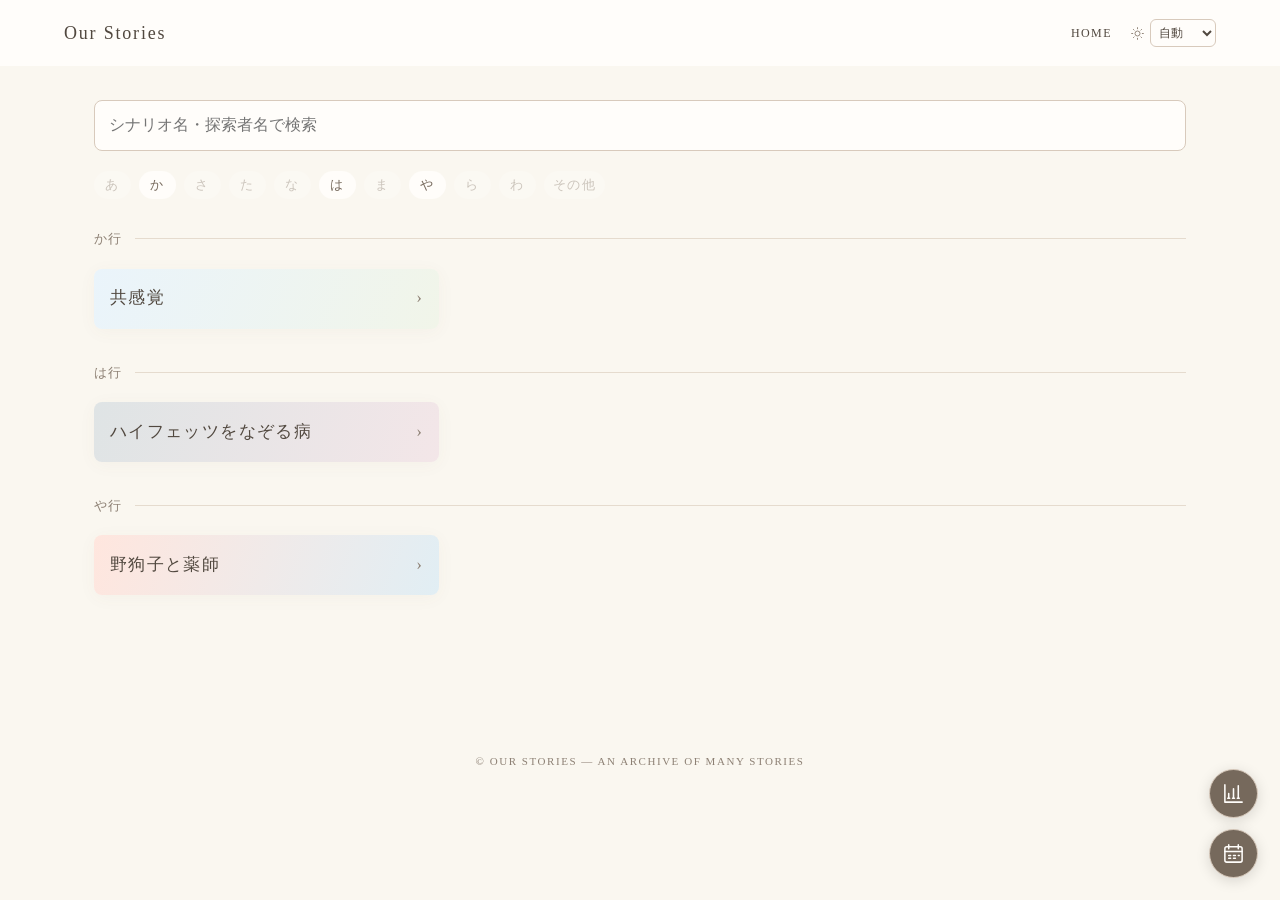
<file: index.html>
<!doctype html><html lang="ja"><head><meta charset="utf-8"><meta name="viewport" content="width=device-width,initial-scale=1"><title>Our Stories</title><meta name="description" content="ふたりが歩んだ物語の記録。"><meta property="og:type" content="website"><meta property="og:site_name" content="Our Stories"><meta property="og:title" content="Our Stories"><meta property="og:description" content="ふたりが歩んだ物語の記録。"><meta property="og:url" content="https://our-stories.pages.dev/"><meta property="og:image" content="https://our-stories.pages.dev/ogp.png"><meta property="og:image:width" content="1200"><meta property="og:image:height" content="630"><meta name="twitter:card" content="summary_large_image"><meta name="twitter:title" content="Our Stories"><meta name="twitter:description" content="ふたりが歩んだ物語の記録。"><meta name="twitter:image" content="https://our-stories.pages.dev/ogp.png"><style>
:root{--bg:#faf7f0;--paper:#fffdfa;--ink:#51483f;--muted:#8d8074;--line:#d8cabc;--dark:#76695c}*{box-sizing:border-box}body{margin:0;background:var(--bg);color:var(--ink);font-family:'Yu Mincho','Hiragino Mincho ProN','Noto Serif JP',serif;line-height:1.8}a{color:inherit;text-decoration:none}button{font:inherit;cursor:pointer;color:inherit}header{border-bottom:0;padding:17px max(24px,5vw);display:flex;align-items:center;justify-content:space-between;background:var(--paper)}.brand{font-size:18px;letter-spacing:.1em}nav{font:12px Georgia,serif;letter-spacing:.12em}main{max-width:1140px;margin:auto;padding:34px 24px 100px}.collection{display:flex;align-items:center;justify-content:space-between;border-bottom:0;margin-bottom:27px;padding-bottom:12px;font:12px Georgia,serif;letter-spacing:.16em}.collection small{color:var(--muted);font:11px sans-serif;letter-spacing:0}.cards{display:grid;grid-template-columns:repeat(3,minmax(0,1fr));gap:28px}.card{display:block;border:0;border-radius:10px;padding:12px 12px 18px;background:var(--paper);box-shadow:0 3px 18px #6d58420b;transition:transform .2s,box-shadow .2s}.card:hover,.person:hover{transform:translateY(-4px);box-shadow:0 12px 26px #53402c12}.card-image{border:0;border-radius:6px;aspect-ratio:1.48;display:grid;place-items:center;overflow:hidden;background:#eee6db}.card-image img{width:100%;height:100%;object-fit:cover}.placeholder-image{width:100%;height:100%;display:grid;place-items:center;background:linear-gradient(135deg,#eee4d7,#d8c8b7);font-size:13px;letter-spacing:.14em;color:#78695b}.placeholder-image.blue{background:linear-gradient(135deg,#e3e8e4,#b9c7c6)}.placeholder-image.rose{background:linear-gradient(135deg,#f2e7e4,#d6b9b2)}.card-name{padding:18px 8px 0;font-size:17px;letter-spacing:.08em}.card-meta{padding:3px 8px 0;color:var(--muted);font-size:12px}.back{display:inline-block;color:var(--muted);font-size:13px;margin:0 0 28px}.page-title{text-align:center;margin:12px 0 46px}.page-title h1{font-weight:400;font-size:clamp(26px,4vw,40px);margin:7px 0}.eyebrow{font:11px Georgia,serif;letter-spacing:.24em;color:var(--muted)}.page-title p{color:var(--muted);font-size:13px}.people{display:grid;grid-template-columns:repeat(2,minmax(0,1fr));gap:26px;max-width:850px;margin:auto}.person{text-align:center;transition:transform .2s,box-shadow .2s}.portrait{height:430px;background:#e8ded1;position:relative;display:grid;place-items:center;overflow:hidden}.portrait.alt{background:#dfe2df}.portrait img{height:100%;width:100%;object-fit:contain}.portrait-placeholder{font-size:14px;color:#958575;letter-spacing:.13em}.person h2{font-size:20px;font-weight:400;margin:13px 0 0}.person p{font-size:12px;color:var(--muted);margin:0}.gallery{margin-top:90px}.section-title{border-bottom:1px solid var(--line);padding-bottom:12px;font:13px Georgia,serif;letter-spacing:.16em;margin-bottom:22px}.stills{display:grid;grid-template-columns:repeat(3,1fr);gap:17px}.still{border:0;padding:0;text-align:left;background:transparent}.still-thumb{aspect-ratio:4/3;display:grid;place-items:center;background:#e4d7c8;color:#8c7b6b;font-size:14px;overflow:hidden}.still-thumb img{width:100%;height:100%;object-fit:cover}.still small{display:block;margin-top:7px;color:var(--muted)}.spoiler{border:1px solid var(--line);padding:22px;margin-top:35px;background:var(--paper)}.spoiler button{border:1px solid var(--dark);background:transparent;padding:7px 18px}.spoiler-body{margin-top:15px;font-size:13px}.hidden{display:none!important}.profile{display:grid;grid-template-columns:1fr 1fr;gap:45px;align-items:start}.profile .portrait{height:560px}.details{background:var(--paper);padding:28px}.details h1{font-weight:400;font-size:30px;margin:10px 0 20px}.details dl{display:grid;grid-template-columns:80px 1fr;gap:13px;font-size:14px}.details dt{color:var(--muted);font:11px Georgia,serif;letter-spacing:.07em;align-self:baseline;padding-top:3px}.details dd{margin:0;border-bottom:1px solid var(--line)}.details p{font-size:14px}dialog{border:0;padding:22px;background:var(--paper);max-width:min(90vw,780px);width:100%;color:var(--ink)}dialog::backdrop{background:#27221ed1}.close{float:right;border:0;background:transparent;font-size:24px}.dialog-art{clear:both;min-height:240px;display:grid;place-items:center;background:#e4d7c8}.dialog-art img{max-width:100%;max-height:75vh;object-fit:contain}footer{text-align:center;border-top:0;padding:28px;color:var(--muted);font:11px Georgia,serif;letter-spacing:.14em}@media(max-width:750px){.cards{grid-template-columns:repeat(2,minmax(0,1fr));gap:16px}.card{padding:9px}.card-name{font-size:14px;padding-top:11px}.card-meta{font-size:11px}.portrait{height:300px}.stills{grid-template-columns:repeat(2,1fr)}.profile{grid-template-columns:1fr;gap:25px}.profile .portrait{height:400px}}@media(max-width:430px){main{padding:24px 15px 70px}.cards{gap:12px}.card{padding:7px}.card-name{font-size:13px}.card-meta{font-size:10px}.people{gap:12px}.portrait{height:230px}.person h2{font-size:16px}.collection small{display:none}}

/* うちよそごとの通過シナリオ記録 */
.session-records{margin-top:64px}.session-records .section-title{font-weight:400}.session-records .records-wrap{box-shadow:0 3px 18px #6d584209}@media(max-width:600px){.session-records{margin-top:48px}}
.records-intro{font-size:12px;color:var(--muted);margin:8px 0 16px}
.records-wrap{overflow-x:auto;margin-top:17px;border-radius:8px;background:#fffdfa}
.records-table{width:100%;border-collapse:collapse;font-size:13px;min-width:560px;text-align:left}
.records-table th{font-weight:400;color:var(--muted);background:#f2ece3;font-size:12px;letter-spacing:.06em}
.records-table th,.records-table td{padding:13px 15px;border-bottom:1px solid #e9e0d5;vertical-align:top}
.records-table tbody tr:last-child td{border-bottom:0}
.records-table td:first-child{white-space:nowrap;color:var(--muted)}
.records-empty{padding:12px 0;color:var(--muted);font-size:13px}
@media(max-width:600px){.spoiler{padding:17px}.records-table{font-size:12px}}
/* 五十音の索引と行ごとの区切り */
.kana-index{display:flex;flex-wrap:wrap;gap:8px;margin:0 0 42px;align-items:center}
.kana-index a,.kana-index span{min-width:37px;padding:5px 9px;text-align:center;border-radius:20px;font-size:13px;background:#fffdfa;color:var(--dark);transition:background .2s,transform .2s}
.kana-index a:hover{background:#e8dccb;transform:translateY(-2px)}
.kana-index span{opacity:.35}
.kana-section{margin-bottom:54px;scroll-margin-top:20px}
.kana-heading{display:flex;align-items:center;gap:12px;margin:0 0 18px;font-weight:400;font-size:13px;letter-spacing:.10em;color:var(--muted)}
.kana-heading:after{content:"";height:1px;background:#e5dbce;flex:1}
html{scroll-behavior:smooth}
@media(prefers-reduced-motion:reduce){html{scroll-behavior:auto}}
/* ページ切替：やわらかな横スライド＋フェード */
@keyframes page-enter{from{opacity:0;transform:translate3d(22px,0,0)}to{opacity:1;transform:translate3d(0,0,0)}}
@keyframes page-exit{from{opacity:1;transform:translate3d(0,0,0)}to{opacity:0;transform:translate3d(-16px,0,0)}}
#app{min-height:50vh}#app.page-enter{animation:page-enter .42s cubic-bezier(.22,1,.36,1) both}
#app.page-exit{animation:page-exit .17s ease-in both;pointer-events:none}
.card,.person,.still{transition:transform .32s cubic-bezier(.22,1,.36,1),box-shadow .32s ease,opacity .25s ease}
.card:active,.person:active{transform:scale(.985)}
@media(prefers-reduced-motion:reduce){#app.page-enter,#app.page-exit{animation:none!important}.card,.person,.still{transition:none!important}}
/* スチル一覧：ゆっくり流れるシームレスなループ。ホバー・フォーカスで一時停止 */
.stills-viewport{overflow:hidden;position:relative;mask-image:linear-gradient(to right,transparent,#000 3%,#000 97%,transparent)}
.stills{display:flex;gap:17px;width:max-content;max-width:none;align-items:flex-start}
.still{flex:0 0 clamp(190px,26vw,315px);width:clamp(190px,26vw,315px);border-radius:8px;overflow:hidden;transition:transform .3s ease,opacity .3s ease}
.still:hover{transform:translateY(-3px)}
.still-thumb{border-radius:7px;transition:filter .35s ease,transform .35s ease}
.still:hover .still-thumb{filter:brightness(1.04)}
.stills-loop{animation:stills-drift var(--duration,24s) linear infinite}
.stills-viewport:hover .stills-loop{animation-play-state:paused}
@keyframes stills-drift{to{transform:translateX(calc(-50% - 8.5px))}}
/* スチル拡大：背景と画像が柔らかくフェード＆ズーム */
dialog{border-radius:12px;box-shadow:0 25px 80px #17100c40;opacity:0;transform:translateY(18px) scale(.975);transition:opacity .32s ease,transform .38s cubic-bezier(.22,1,.36,1),display .32s allow-discrete,overlay .32s allow-discrete}
dialog[open]:not(.is-closing){opacity:1;transform:translateY(0) scale(1)}
dialog.is-closing{opacity:0;transform:translateY(12px) scale(.98)}
dialog::backdrop{background:#27221e00;transition:background .35s ease,display .35s allow-discrete,overlay .35s allow-discrete}
dialog[open]:not(.is-closing)::backdrop{background:#27221eb8}
@starting-style{dialog[open]:not(.is-closing){opacity:0;transform:translateY(18px) scale(.975)}dialog[open]:not(.is-closing)::backdrop{background:#27221e00}}
@media(max-width:750px){.still{flex-basis:220px;width:220px}}
@media(prefers-reduced-motion:reduce){.stills-loop{animation:none}.stills-viewport{overflow-x:auto;mask-image:none}.stills{width:max-content}dialog,dialog::backdrop{transition:none!important}}

/* セリフ：名前の下に余白を取って、静かに浮かび上がる */
.profile-quote{margin:8px 0 25px;padding:10px 4px 12px;color:#806f60;text-align:center;font-size:clamp(13px,1.45vw,16px);font-style:italic;letter-spacing:.055em;line-height:2;animation:quote-reveal .9s .2s ease both;white-space:pre-line}
@keyframes quote-reveal{from{opacity:0;transform:translateY(7px)}to{opacity:1;transform:translateY(0)}}
@media(prefers-reduced-motion:reduce){.profile-quote{animation:none}}
/* プロフィール：名前、HO/PCラベル、CSステータス */
.profile-name-area{margin:8px 0 22px}.profile-reading{font-size:11px;letter-spacing:.14em;color:var(--muted);margin:0 0 5px 0}.profile-name-line{display:flex;flex-wrap:wrap;align-items:center;gap:12px}.profile-name-line h1{margin:0;font-size:clamp(24px,3vw,32px);line-height:1.45}.profile-tags{display:flex;gap:5px;flex-wrap:wrap}.profile-tag{display:inline-block;padding:3px 9px;border-radius:30px;background:#eee7de;color:#7b6b5c;font:11px Georgia,'Yu Gothic',sans-serif;letter-spacing:.04em}.details dl{grid-template-columns:105px 1fr;gap:12px 14px;margin:0 0 27px}.details dd{padding-bottom:7px;overflow-wrap:anywhere}.status-panel{border-top:none;padding-top:0;margin-top:20px}.status-heading{font:12px Georgia,serif;letter-spacing:.15em;color:var(--muted);margin:0 0 13px}.status-grid{display:grid;grid-template-columns:repeat(4,minmax(0,1fr));gap:8px}.status-item{background:#f6f1ea;border-radius:6px;text-align:center;padding:10px 4px}.status-item .stat-label{display:block;font:10px Georgia,serif;color:#958778;letter-spacing:.08em}.status-item .stat-value{display:block;font:17px Georgia,serif;color:var(--ink);margin-top:2px}.cs-link{display:inline-flex;align-items:center;gap:5px;margin-top:16px;font-size:12px;color:#7e6b59;border-bottom:1px solid #c8b9a9}.cs-link:hover{color:#4e4035}.cs-link span{display:inline-block;transition:transform .25s ease}.cs-link:hover span{transform:translate(2px,-2px)}.status-empty{font-size:12px;color:var(--muted)}@media(max-width:430px){.details{padding:22px 18px}.status-grid{grid-template-columns:repeat(4,minmax(0,1fr))}.status-item .stat-value{font-size:15px}}

/* プロフィールの立ち絵と情報パネルを同じ高さに揃える */
@media (min-width:751px){
  .profile{align-items:stretch}
  .profile > .portrait{height:auto;min-height:560px;align-self:stretch}
  .profile > .details{height:100%;min-width:0}
}

/* 探索者ごとのイメージカラー：背景はアイボリーのまま、控えめなアクセントに */
.profile.theme-profile{--character-accent:#719b98;--character-deep:#487b78;--character-pale:#e4efed}
.theme-profile .profile-name-line h1{color:var(--character-deep)}
.theme-profile .profile-tag{background:var(--character-pale);color:var(--character-deep)}
.theme-profile .status-heading{color:var(--character-deep)}
.theme-profile .status-item{background:var(--character-pale)}
.theme-profile .status-item .stat-label{color:var(--character-deep)}
.theme-profile .cs-link:hover{color:var(--character-deep);border-bottom-color:var(--character-accent)}
.theme-profile > .portrait{background:linear-gradient(145deg,var(--character-pale),#f3ece3 88%)}
.theme-profile .profile-quote{color:var(--character-deep)}
@media(prefers-reduced-motion:no-preference){.theme-profile .status-item,.theme-profile .profile-tag{transition:background-color .3s ease}}

/* シナリオ詳細：立ち絵を顔〜肩中心にトリミング表示 */
.people .portrait img{width:100%;height:100%;object-fit:cover;object-position:center top;}
/* フリガナは名前と同じ列から開始。HOラベルは左列に維持 */
.profile-name-area{display:grid;grid-template-columns:max-content minmax(0,1fr);column-gap:12px;align-items:center;}
.profile-name-area .profile-reading{grid-column:2;grid-row:1;margin:0 0 5px;}
.profile-name-area .profile-name-line{display:contents;}
.profile-name-area .profile-tags{grid-column:1;grid-row:2;}
.profile-name-area .profile-name-line h1{grid-column:2;grid-row:2;}
.profile-name-area:not(:has(.profile-tag)){grid-template-columns:0 minmax(0,1fr);column-gap:0;}

/* 探索者プロフィール：全身表示。全員同じ表示枠・縦横比維持 */
.profile.theme-profile{align-items:start}
.profile.theme-profile > .portrait{
  width:100%;height:600px;min-height:0;max-height:none;
  align-self:start;overflow:hidden;padding:18px;box-sizing:border-box;
}
.profile.theme-profile > .portrait img{
  display:block;width:100%;height:100%;object-fit:contain;object-position:center center;
}
/* プロフィール専用：固定枠の中で画像全体を縮小して表示（シナリオ側は変更しない） */
.profile.theme-profile > .portrait{position:relative;display:flex;align-items:center;justify-content:center;}
.profile.theme-profile > .portrait > img{
  position:absolute;inset:18px;width:calc(100% - 36px);height:calc(100% - 36px);
  max-width:calc(100% - 36px);max-height:calc(100% - 36px);
  object-fit:contain!important;object-position:center center!important;
}
@media(max-width:750px){.profile.theme-profile > .portrait > img{inset:14px;width:calc(100% - 28px);height:calc(100% - 28px);max-width:calc(100% - 28px);max-height:calc(100% - 28px)}}
@media(max-width:430px){.profile.theme-profile > .portrait > img{inset:12px;width:calc(100% - 24px);height:calc(100% - 24px);max-width:calc(100% - 24px);max-height:calc(100% - 24px)}}
.profile.theme-profile > .details{height:auto}
@media(max-width:750px){.profile.theme-profile > .portrait{height:480px;min-height:0;padding:14px}}
@media(max-width:430px){.profile.theme-profile > .portrait{height:420px;padding:12px}}
/* PC表示：左の立ち絵枠を右のプロフィール情報パネルと同じ高さにする。
   画像は絶対配置＋containなので、枠の高さが変わっても全身が収まる。 */
@media(min-width:751px){
  .profile.theme-profile{align-items:stretch;}
  .profile.theme-profile > .portrait{height:auto;min-height:0;align-self:stretch;}
  .profile.theme-profile > .details{height:auto;align-self:stretch;}
}



/* シナリオ詳細：プロフィール全身立ち絵と同じ自然なグラデーション */
.people .person .portrait,
.people .person .portrait.alt{
  background:linear-gradient(145deg,var(--character-pale),#f3ece3 88%);
  border:0;
}

.cards .card{padding:0;background:linear-gradient(110deg,var(--pair-a),var(--pair-b));border-radius:8px}.cards .card-name{display:flex;align-items:center;justify-content:space-between;gap:12px;padding:15px 16px;overflow-wrap:anywhere}.card-arrow{flex:none;color:var(--muted)}.kana-section{margin-bottom:32px}.kana-index{margin-bottom:28px}.home-search{width:100%;font:inherit;color:var(--ink);background:var(--paper);border:1px solid var(--line);border-radius:8px;padding:10px 14px;margin-bottom:20px}.song-section{margin:38px 0 0}.song-list{display:grid;gap:10px}.song-card{background:var(--paper);border:1px solid var(--line);border-radius:8px;padding:14px 16px;overflow-wrap:anywhere}.song-title{font-size:16px}.song-title a{text-decoration:underline;text-underline-offset:4px}.song-meta{font-size:12px;color:var(--muted)}.song-note{font-size:13px;white-space:pre-wrap;margin:8px 0 0}.profile+.song-section{margin-top:32px}@media(max-width:750px){.cards{grid-template-columns:1fr}.cards .card-name{font-size:15px}.kana-section{margin-bottom:26px}}
 .song-tabs{display:grid;grid-template-columns:repeat(3,minmax(0,1fr));gap:4px;padding:4px;background:#eee9df;border-radius:9px;margin:0 0 14px}.song-tabs button{border:0;background:transparent;border-radius:6px;padding:9px 4px;font-size:13px;line-height:1.4;overflow-wrap:anywhere;transition:background .2s,color .2s,box-shadow .2s}.song-tabs button[aria-selected="true"]{background:var(--paper);box-shadow:0 1px 4px #51483f18}.song-panel:not([hidden]){animation:songFade .24s ease-out}.song-empty{font-size:13px;color:var(--muted);padding:12px 0}@keyframes songFade{from{opacity:0;transform:translateY(4px)}to{opacity:1;transform:translateY(0)}}@media(prefers-reduced-motion:reduce){.song-panel:not([hidden]){animation:none}.song-tabs button{transition:none}}.people .portrait{height:auto;aspect-ratio:1}.people .crop-image{position:absolute;inset:0;overflow:hidden}.people .crop-image img{transform:translate(var(--crop-x),var(--crop-y)) scale(var(--crop-z));object-position:center top} .profile .portrait .variant-image[hidden]{display:none!important}.profile .portrait .variant-image:not([hidden]){animation:variantFade .25s ease-out}.profile .portrait:has(.variant-controls)>img{bottom:48px!important;height:calc(100% - 66px)!important;max-height:calc(100% - 66px)!important}.variant-arrow{position:absolute;top:50%;transform:translateY(-50%);z-index:2;border:0;border-radius:50%;width:34px;height:34px;background:#fffdfad9;font-size:25px;line-height:1;display:grid;place-items:center}.variant-arrow.prev{left:8px}.variant-arrow.next{right:8px}.variant-controls{position:absolute;bottom:8px;left:0;right:0;display:grid;justify-items:center;gap:3px;z-index:2}.variant-caption{font-size:12px;color:var(--ink);background:#fffdfaab;padding:0 8px;border-radius:5px}.variant-dots{display:flex;gap:3px}.variant-dots button{border:0;background:transparent;width:24px;height:20px;display:grid;place-items:center;padding:0}.variant-dots button:after{content:'';width:6px;height:6px;border-radius:50%;background:#bcb3a7}.variant-dots button[aria-pressed="true"]:after{background:var(--ink)}@keyframes variantFade{from{opacity:.15}to{opacity:1}}@media(prefers-reduced-motion:reduce){.profile .portrait .variant-image:not([hidden]){animation:none}}.variant-caption{display:none!important}.profile .portrait:has(.variant-controls)>img{bottom:30px!important;height:calc(100% - 48px)!important;max-height:calc(100% - 48px)!important}.people .crop-image canvas{display:block;width:100%;height:100%;position:absolute;inset:0}</style><style>.profile .details dl.profile-facts{display:grid;grid-template-columns:repeat(2,minmax(0,1fr));gap:0 18px}.profile-fact{min-width:0;padding:9px 0;border-bottom:1px solid var(--line,#e3ddd4)}.profile-fact-wide{grid-column:1/-1}.profile .details .profile-fact dt,.profile .details .profile-fact dd{margin:0;padding:0;border:0;overflow-wrap:anywhere}.profile .details .profile-fact dd{margin-top:4px}</style><style>.theme-profile .profile-tag,.theme-profile .status-item .stat-label{color:#45413c}.theme-profile .status-heading{color:var(--muted)}.profile .details dl.profile-facts{margin-bottom:10px}.profile .details .status-panel{margin-top:0}.profile .details .profile-name-line h1{font-size:clamp(22px,2.2vw,28px)}.profile-cs-top{display:flex;justify-content:flex-end;margin-bottom:8px}.profile-cs-top:empty{display:none}.profile-cs-top .cs-link{margin:0;font-size:11px}.profile .details .profile-reading{font-size:10px}</style><style>.song-list{gap:0}.song-list .song-card{display:grid;grid-template-columns:minmax(0,1fr) minmax(0,auto);align-items:baseline;gap:3px 16px;background:transparent;border:0;border-bottom:1px solid var(--line);border-radius:0;padding:10px 2px}.song-list .song-title{font-size:14px;min-width:0}.song-list .song-meta{text-align:right;max-width:100%;overflow-wrap:anywhere}.song-list .song-note{grid-column:1/-1;margin:2px 0 0;font-size:12px}@media(max-width:480px){.song-list .song-card{grid-template-columns:minmax(0,1fr) minmax(0,38%);gap:3px 10px;padding:9px 2px}}</style><style>.song-list{width:100%;max-width:680px;margin-left:auto}.song-list .song-card{grid-template-columns:minmax(0,1fr) minmax(0,32%)}.song-list .song-title a{text-decoration:none}.song-list .song-title a:hover{color:var(--muted)}@media(max-width:480px){.song-list .song-card{grid-template-columns:minmax(0,1fr) minmax(0,38%)}}</style><style>.song-list{margin-left:0;margin-right:auto}.song-list .song-card{display:flex;flex-wrap:wrap;align-items:baseline;gap:3px 12px}.song-list .song-meta{text-align:left;max-width:100%}.song-list .song-note{flex-basis:100%}.song-link-arrow,.cs-link span{font-size:9px;opacity:.65;vertical-align:1px}</style><style>.song-list .song-card{border-bottom:0;background:linear-gradient(to right,var(--line),transparent 75%) left bottom / 100% 1px no-repeat}</style><style>
.theme-nav{display:flex;align-items:center;gap:18px}.theme-switch{display:flex;align-items:center;gap:5px;color:var(--muted)}.theme-switch select{font:12px sans-serif;color:var(--ink);background:var(--paper);border:1px solid var(--line);border-radius:6px;padding:5px 4px;max-width:100px}.theme-switch svg{width:15px;height:15px}html[data-theme="dark"]{color-scheme:dark;--bg:#201e1c;--paper:#2b2825;--ink:#eee5da;--muted:#b9aa9b;--line:#50473f;--dark:#c6b6a6}
[data-theme="dark"] .records-wrap,[data-theme="dark"] .kana-index a,[data-theme="dark"] .kana-index span{background:var(--paper)}[data-theme="dark"] .records-table th,[data-theme="dark"] .song-tabs,[data-theme="dark"] .kana-index a:hover{background:#39332e}[data-theme="dark"] .records-table td,[data-theme="dark"] .records-table th{border-color:var(--line)}[data-theme="dark"] .kana-heading:after{background:var(--line)}
[data-theme="dark"] .cards .card{background:linear-gradient(110deg,color-mix(in srgb,var(--pair-dark-a) 40%,var(--paper)),color-mix(in srgb,var(--pair-dark-b) 40%,var(--paper)))}[data-theme="dark"] .people .person .portrait,[data-theme="dark"] .people .person .portrait.alt,[data-theme="dark"] .profile.theme-profile > .portrait{background:linear-gradient(145deg,color-mix(in srgb,var(--character-accent) 24%,#302b27),#302b27 88%)}[data-theme="dark"] .theme-profile .profile-tag,[data-theme="dark"] .theme-profile .status-item{background:color-mix(in srgb,var(--character-accent) 20%,var(--paper));color:var(--ink)}[data-theme="dark"] .theme-profile .status-item .stat-label{color:var(--muted)}[data-theme="dark"] .theme-profile .profile-name-line h1,[data-theme="dark"] .theme-profile .profile-quote,[data-theme="dark"] .theme-profile .cs-link:hover{color:color-mix(in srgb,var(--character-accent) 55%,#fff)}[data-theme="dark"] .cs-link{color:var(--muted);border-color:var(--line)}[data-theme="dark"] .variant-arrow{background:#2b2825d9}[data-theme="dark"] .card-image,[data-theme="dark"] .still-thumb,[data-theme="dark"] .dialog-art{background:#39332e;color:var(--muted)}[data-theme="dark"] .placeholder-image{background:#39332e;color:var(--muted)}@media(max-width:430px){header{padding:15px}.theme-nav{gap:10px}.theme-switch{gap:3px}}
</style><script>(()=>{let mode='system';try{const saved=localStorage.getItem('our-stories-theme');if(['system','light','dark'].includes(saved))mode=saved}catch{}const media=matchMedia('(prefers-color-scheme: dark)');function apply(){document.documentElement.dataset.theme=mode==='system'?(media.matches?'dark':'light'):mode}apply();media.addEventListener('change',apply);document.addEventListener('DOMContentLoaded',()=>{const select=document.getElementById('theme-mode');select.value=mode;select.addEventListener('change',()=>{mode=select.value;try{localStorage.setItem('our-stories-theme',mode)}catch{}apply()})})})();</script><style>[data-theme="dark"] .cards .card{background:linear-gradient(110deg,color-mix(in srgb,var(--pair-dark-a) 50%,#45403c),color-mix(in srgb,var(--pair-dark-b) 50%,#45403c));color:#fff;text-shadow:0 1px 2px #0005}[data-theme="dark"] .cards .card-arrow{color:#fff}[data-theme="dark"] .people .person .portrait,[data-theme="dark"] .people .person .portrait.alt,[data-theme="dark"] .profile.theme-profile > .portrait{background:linear-gradient(145deg,color-mix(in srgb,var(--character-accent) 40%,#514b46),#39332e 95%)}[data-theme="dark"] .theme-profile .profile-tag,[data-theme="dark"] .theme-profile .status-item{background:color-mix(in srgb,var(--character-accent) 35%,#45403c);color:#fff;text-shadow:0 1px 2px #0005}[data-theme="dark"] .theme-profile .status-item .stat-label,[data-theme="dark"] .theme-profile .status-item .stat-value{color:#fff}</style><style>.cards .card-name{box-sizing:border-box;height:60px;padding:8px 16px;line-height:1.35}.cards .scenario-card-title{min-width:0;overflow-wrap:anywhere}.cards .scenario-card-title[data-long="yes"]{font-size:.85em;letter-spacing:.02em}.cards .card-arrow{flex:none}@media(max-width:480px){.cards .card-name{padding:8px 12px;gap:8px}.cards .scenario-card-title[data-long="yes"]{font-size:.8em}}</style><style>
/* Birthday calendar — uses the shared site theme */
.birthday-fab{position:fixed;right:max(22px,env(safe-area-inset-right));bottom:max(22px,calc(env(safe-area-inset-bottom) + 12px));z-index:20;display:grid;place-items:center;width:49px;height:49px;border-radius:50%;background:var(--dark);color:var(--paper);box-shadow:0 3px 14px #0002;border:1px solid var(--line);transition:transform .18s ease}
.birthday-fab:hover{transform:translateY(-2px)}.birthday-fab[hidden]{display:none}.birthday-fab svg{width:23px;height:23px}.birthday-fab:focus-visible,.birthday-calendar a:focus-visible,.birthday-calendar button:focus-visible{outline:2px solid var(--dark);outline-offset:3px}
.birthday-calendar{max-width:860px;margin:auto;touch-action:pan-y pinch-zoom}.birthday-calendar .back{margin-bottom:12px}.birthday-month-nav{display:grid;grid-template-columns:44px 1fr 44px;align-items:center;gap:10px;margin:0 0 7px}.birthday-month-nav a{display:grid;place-items:center;height:40px;border-radius:6px;background:var(--paper);border:1px solid var(--line);font:26px Georgia,serif;color:var(--ink)}.birthday-month-label{text-align:center;font:24px Georgia,serif;letter-spacing:.06em}.birthday-month-label small{display:block;font:11px Georgia,serif;color:var(--muted);margin-top:5px}.birthday-today-link{display:table;margin:0 auto 10px;font-size:11px;color:var(--muted);border-bottom:1px solid var(--line)}
.birthday-grid{display:grid;grid-template-columns:repeat(7,minmax(0,1fr));gap:4px}.birthday-weekday{text-align:center;font:11px Georgia,serif;color:var(--muted);padding:4px 0 8px}.birthday-weekday:first-child{color:#b37973}.birthday-weekday:nth-child(7){color:#7694aa}.birthday-cell{min-width:0;min-height:82px;background:var(--paper);border:1px solid var(--line);border-radius:4px;padding:5px;display:flex;flex-direction:column;align-items:stretch;gap:4px}.birthday-cell.is-outside{opacity:.45;background:transparent;border-color:transparent}.birthday-date{display:grid;place-items:center;width:23px;height:23px;font:13px Georgia,serif;color:var(--ink)}.birthday-cell.is-today .birthday-date{background:var(--dark);color:var(--paper);border-radius:50%}.birthday-entry{display:block;min-width:0;font-size:10px;line-height:1.15;padding:1px 4px;border-radius:3px;background:color-mix(in srgb,var(--birthday-accent) 18%,var(--paper));color:var(--ink);white-space:nowrap;overflow:hidden;text-overflow:ellipsis}.birthday-entry:before{content:'';display:inline-block;width:4px;height:4px;border-radius:50%;background:var(--birthday-accent);vertical-align:2px;margin-right:3px}.birthday-entry:hover,.birthday-list-row:hover{background:color-mix(in srgb,var(--birthday-accent) 26%,var(--paper))}
.birthday-month-list{margin-top:32px}.birthday-month-list .section-title{margin-bottom:6px}.birthday-list-row{display:grid;grid-template-columns:48px minmax(0,1fr) 16px;gap:12px;align-items:center;padding:11px 10px;margin:5px 0;border-left:4px solid var(--birthday-accent);background:color-mix(in srgb,var(--birthday-accent) 9%,var(--paper));border-radius:4px}.birthday-list-date{font:15px Georgia,serif;color:var(--ink)}.birthday-list-name{display:block;font-size:15px;line-height:1.5}.birthday-list-scenario{display:block;font-size:11px;color:var(--muted);overflow-wrap:anywhere}.birthday-list-arrow{color:var(--muted);text-align:right}.birthday-empty{font-size:13px;color:var(--muted);padding:14px 0}.birthday-cell .birthday-entry:last-child{margin-bottom:0}
/* Improve dark calendar contrast without altering the light theme. */
html[data-theme="dark"] .birthday-cell:not(.is-outside){background:#37332f;border-color:#746b61}
html[data-theme="dark"] .birthday-cell.is-today{border-color:#c6b6a6}
html[data-theme="dark"] .birthday-date{color:#f6eee4}
html[data-theme="dark"] .birthday-cell.is-today .birthday-date{background:#d7c6af;color:#201e1c}
html[data-theme="dark"] .birthday-weekday{color:#d0c4b5}
html[data-theme="dark"] .birthday-weekday:first-child{color:#e3a6a0}
html[data-theme="dark"] .birthday-weekday:nth-child(7){color:#a5c5df}
html[data-theme="dark"] .birthday-month-nav a{background:#37332f;border-color:#746b61;color:#f6eee4}
html[data-theme="dark"] .birthday-today-link,html[data-theme="dark"] .birthday-month-label small{color:#d0c4b5}
html[data-theme="dark"] .birthday-entry{background:color-mix(in srgb,var(--birthday-accent) 32%,#37332f);color:#fff8ef;font-weight:500}
html[data-theme="dark"] .birthday-entry:before{background:color-mix(in srgb,var(--birthday-accent) 65%,#ffffff)}
html[data-theme="dark"] .birthday-entry:hover{background:color-mix(in srgb,var(--birthday-accent) 38%,#37332f)}
html[data-theme="dark"] .birthday-list-row{background:color-mix(in srgb,var(--birthday-accent) 18%,#37332f);border-left-color:color-mix(in srgb,var(--birthday-accent) 80%,#fff)}
html[data-theme="dark"] .birthday-list-row:hover{background:color-mix(in srgb,var(--birthday-accent) 25%,#37332f)}
html[data-theme="dark"] .birthday-list-scenario,html[data-theme="dark"] .birthday-list-arrow{color:#d0c4b5}
@media(max-width:600px){html[data-theme="dark"] .birthday-date{font-size:11px}html[data-theme="dark"] .birthday-weekday{font-size:9px}html[data-theme="dark"] .birthday-entry{font-size:7.5px}}
@media(max-width:600px){.birthday-fab{right:max(15px,env(safe-area-inset-right));bottom:max(15px,calc(env(safe-area-inset-bottom) + 9px));width:46px;height:46px}.birthday-grid{gap:3px}.birthday-cell{min-height:53px;padding:3px;gap:2px}.birthday-entry{font-size:7px;padding:1px 2px;line-height:1.2;min-height:10px}.birthday-entry:before{width:3px;height:3px;margin-right:2px;vertical-align:1px}.birthday-date{font-size:10px;width:17px;height:17px}.birthday-weekday{font-size:8px;letter-spacing:0}.birthday-month-label{font-size:22px}.birthday-month-list{margin-top:25px}.birthday-list-row{gap:8px;padding:9px 8px}.birthday-calendar .back{margin-bottom:9px}.birthday-month-nav a{height:35px}}
@media(prefers-reduced-motion:reduce){.birthday-fab{transition:none}}
</style>
<style>
/* Pair relationship — follows the existing theme and profile colors. */
.pair-relationship{max-width:850px;margin:42px auto 0}.pair-relationship+.gallery{margin-top:48px}
.pair-relationship .section-title{margin-bottom:15px}.relationship-panel{border:1px solid var(--line);border-radius:9px;background:var(--paper);padding:20px 24px}
.relationship-people{display:grid;grid-template-columns:minmax(0,1fr) 25px minmax(0,1fr);align-items:center;gap:12px;text-align:center;margin-bottom:16px}
.relationship-person{min-width:0;display:flex;align-items:center;justify-content:center;gap:7px;font-size:17px;overflow-wrap:anywhere}.relationship-person:before{content:'';flex:0 0 8px;width:8px;height:8px;border-radius:50%;background:var(--relation-accent)}.relationship-person:hover{text-decoration:underline;text-underline-offset:4px}.relationship-cross{font:18px Georgia,serif;color:var(--muted)}
.relationship-facts{display:grid;grid-template-columns:repeat(2,minmax(0,1fr));column-gap:22px;margin:0;border-top:1px solid var(--line)}
.relationship-fact{min-width:0;padding:12px 0;border-bottom:1px solid var(--line)}.relationship-fact.is-wide{grid-column:1/-1}.relationship-fact dt{font:11px 'Yu Mincho','Hiragino Mincho ProN','Noto Serif JP',serif;letter-spacing:.06em;color:var(--muted);margin:0 0 5px}.relationship-fact dd{font-size:14px;line-height:1.65;margin:0;white-space:pre-wrap;overflow-wrap:anywhere}.relationship-fact dd.is-missing{color:var(--muted)}
.relationship-fact .relationship-number{font:23px Georgia,serif;letter-spacing:.02em}.relationship-number small{font-size:11px;margin-left:4px;color:var(--muted)}
.relationship-call{display:grid;grid-template-columns:minmax(0,1fr) minmax(0,1fr);gap:10px 20px}.relationship-call-item{min-width:0}.relationship-call-item small{display:block;color:var(--muted);font-size:10px;margin-bottom:3px;overflow-wrap:anywhere}
.relationship-colors{margin:15px 0 0}.relationship-colors-label{font:11px 'Yu Mincho','Hiragino Mincho ProN','Noto Serif JP',serif;letter-spacing:.06em;color:var(--muted);margin-bottom:7px}.relationship-color-bar{height:10px;border-radius:4px;background:linear-gradient(90deg,var(--relation-a),var(--relation-b));border:1px solid color-mix(in srgb,var(--line) 65%,transparent)}.relationship-color-codes{display:grid;grid-template-columns:repeat(2,minmax(0,1fr));gap:12px;align-items:end;color:var(--muted);margin-top:5px}.relationship-color-caption{min-width:0;overflow-wrap:anywhere}.relationship-color-caption:last-child{text-align:right}.relationship-color-name{display:block;font-size:12px;line-height:1.5;color:var(--ink)}.relationship-color-code{display:block;font:10px Georgia,serif;line-height:1.5}
@media(max-width:600px){.pair-relationship{margin-top:30px}.pair-relationship+.gallery{margin-top:35px}.relationship-panel{padding:14px 13px}.relationship-people{gap:4px;grid-template-columns:minmax(0,1fr) 18px minmax(0,1fr);margin-bottom:12px}.relationship-person{font-size:14px;gap:4px}.relationship-person:before{flex-basis:6px;width:6px;height:6px}.relationship-facts{column-gap:13px}.relationship-fact{padding:10px 0}.relationship-fact dt{font-size:10px;letter-spacing:.04em}.relationship-fact dd{font-size:13px}.relationship-fact .relationship-number{font-size:20px}.relationship-call{gap:10px}}
</style><style>
/* Character comparison — calculated from published profiles. */
.compare-fab{bottom:max(82px,calc(env(safe-area-inset-bottom) + 72px))}
.compare-page{max-width:860px;margin:auto}.compare-page .back{margin-bottom:20px}.compare-heading{text-align:center;margin:0 0 22px}.compare-heading h1{font:clamp(23px,4vw,32px) Georgia,serif;letter-spacing:.055em;margin:0 0 6px}.compare-heading small{color:var(--muted);font-size:12px}
.compare-tabs{display:grid;grid-template-columns:repeat(2,minmax(0,1fr));gap:5px;background:var(--paper);border:1px solid var(--line);padding:4px;border-radius:8px;margin-bottom:13px}
.compare-page button,.compare-page input,.compare-page select{font:inherit;color:var(--ink)}.compare-tabs button{border:0;background:transparent;padding:9px 3px;border-radius:5px;font-size:13px;cursor:pointer}.compare-tabs button[aria-pressed="true"]{background:var(--dark);color:var(--paper)}
.compare-metrics{display:grid;gap:5px;grid-template-columns:repeat(8,minmax(0,1fr));margin-bottom:12px}.compare-metrics button{background:var(--paper);border:1px solid var(--line);border-radius:5px;padding:7px 2px;font-size:12px;cursor:pointer}.compare-metrics button:nth-child(-n+3){grid-column:span 2}.compare-metrics button[aria-pressed="true"]{background:var(--dark);color:var(--paper);border-color:var(--dark)}
.compare-controls{display:grid;grid-template-columns:minmax(0,1fr) minmax(0,1fr);gap:8px;margin:10px 0}.compare-controls label{display:grid;gap:4px;font-size:11px;color:var(--muted)}.compare-controls select,.compare-search{width:100%;min-width:0;box-sizing:border-box;background:var(--paper);border:1px solid var(--line);border-radius:5px;padding:8px;font-size:12px}
.compare-picker{border:1px solid var(--line);border-radius:6px;background:var(--paper);margin:10px 0 15px;padding:9px 11px;font-size:12px}.compare-picker summary{cursor:pointer}.compare-picker-tools{display:flex;gap:6px;margin:9px 0}.compare-picker-tools input{flex:1;min-width:0}.compare-picker-tools button{border:1px solid var(--line);border-radius:4px;background:transparent;font-size:11px;padding:5px 8px;white-space:nowrap;cursor:pointer}.compare-choices{display:grid;grid-template-columns:repeat(2,minmax(0,1fr));gap:5px 12px;max-height:240px;overflow:auto}.compare-choice{display:flex;gap:5px;align-items:center;font-size:12px;min-width:0;overflow-wrap:anywhere}.compare-choice input{accent-color:var(--dark);flex:none}.compare-note{font-size:11px;line-height:1.65;color:var(--muted);margin:10px 0}.compare-summary{display:flex;justify-content:space-between;align-items:center;gap:8px;color:var(--muted);font-size:12px;padding:8px 0 13px}.compare-summary strong{color:var(--ink);font-weight:500}
.compare-list{display:grid;gap:2px}.compare-row{display:block;padding:8px 0;color:var(--ink)}.compare-row:hover .compare-name{text-decoration:underline;text-underline-offset:3px}.compare-row-top{display:grid;grid-template-columns:25px 7px minmax(0,1fr) auto;gap:7px;align-items:center}.compare-rank{font:11px Georgia,serif;color:var(--muted);text-align:right}.compare-dot{width:7px;height:7px;background:var(--cmp-color);border-radius:50%}.compare-name{font-size:14px;overflow-wrap:anywhere}.compare-value{font:19px Georgia,serif;white-space:nowrap}.compare-value small{font-size:11px;color:var(--muted);margin-left:3px}.compare-stats{display:grid;grid-template-columns:repeat(3,minmax(0,1fr));border-top:1px solid var(--line);margin-top:25px;padding-top:15px;text-align:center;gap:5px}.compare-stats small{display:block;color:var(--muted);font-size:11px;margin-bottom:4px}.compare-stats strong{font:22px Georgia,serif;color:var(--ink)}.compare-stats strong small{display:inline;font-size:11px;margin-left:3px}.compare-empty{text-align:center;padding:30px 0;color:var(--muted);font-size:13px}
.compare-height-frame{display:flex;border:1px solid var(--line);border-radius:7px;background:var(--paper);padding:10px 0 5px;overflow:hidden}.compare-ruler{flex:0 0 38px;width:38px;height:310px}.compare-height-scroll{min-width:0;flex:1;overflow-x:auto;overscroll-behavior-x:contain;touch-action:pan-x pan-y;padding-bottom:5px}.compare-height-chart{display:block;max-width:none;height:310px}.compare-height-chart text,.compare-ruler text{fill:var(--ink);font-family:Georgia,serif}.compare-height-chart .cmp-grid,.compare-ruler .cmp-grid{stroke:var(--line);stroke-width:.55;stroke-dasharray:2 4}.compare-height-chart .cmp-grid-major,.compare-ruler .cmp-grid-major{stroke:var(--muted);stroke-opacity:.55;stroke-width:.85;stroke-dasharray:4 4}.compare-height-chart .cmp-base,.compare-ruler .cmp-base{stroke:var(--muted);stroke-width:1}.compare-height-chart .cmp-label{font-family:inherit;font-size:10px}.compare-height-chart a:hover .cmp-label{text-decoration:underline}.compare-height-chart .cmp-figure{fill:var(--cmp-color);stroke:color-mix(in srgb,var(--cmp-color) 70%,var(--ink));stroke-width:.7}
html[data-theme="dark"] .compare-dot{background:color-mix(in srgb,var(--cmp-color) 82%,#fff)}html[data-theme="dark"] .compare-height-chart .cmp-figure{fill:color-mix(in srgb,var(--cmp-color) 82%,#fff)}
@media(max-width:600px){.compare-fab{bottom:max(70px,calc(env(safe-area-inset-bottom) + 64px))}.compare-heading{margin-bottom:17px}.compare-metrics{grid-template-columns:repeat(4,minmax(0,1fr))}.compare-metrics button:nth-child(-n+3){grid-column:span 1}.compare-metrics button:nth-child(3){grid-column:span 2}.compare-row-top{gap:5px;grid-template-columns:22px 7px minmax(0,1fr) auto}.compare-list{gap:2px}.compare-row{padding:7px 0}.compare-value{font-size:17px}.compare-name{font-size:13px}}
</style></head><body><header><a class="brand" href="#/">Our Stories</a><nav class="theme-nav"><a href="#/">HOME</a><label class="theme-switch"><svg viewBox="0 0 24 24" fill="none" stroke="currentColor" stroke-width="1.5" aria-hidden="true"><circle cx="12" cy="12" r="4"/><path d="M12 2v3m0 14v3M2 12h3m14 0h3M5 5l2 2m10 10 2 2M5 19l2-2M17 7l2-2"/></svg><select id="theme-mode" aria-label="表示テーマ"><option value="system">自動</option><option value="light">ライト</option><option value="dark">ダーク</option></select></label></nav></header><main id="app"></main><a class="birthday-fab" id="birthday-fab" href="#/calendar" aria-label="誕生日カレンダーを開く" title="誕生日カレンダー"><svg viewBox="0 0 24 24" fill="none" stroke="currentColor" stroke-width="1.6" stroke-linecap="round" stroke-linejoin="round" aria-hidden="true"><rect x="3" y="5" width="18" height="16" rx="2"/><path d="M7 3v4m10-4v4M3 10h18M7 14h2m3 0h2m3 0h1M7 17h2m3 0h2"/></svg></a><a class="birthday-fab compare-fab" id="compare-fab" href="#/compare" aria-label="探索者比較を開く" title="探索者比較"><svg viewBox="0 0 24 24" fill="none" stroke="currentColor" stroke-width="1.6" stroke-linecap="round" stroke-linejoin="round" aria-hidden="true"><path d="M3 3v18h18M7 17v-5m5 5V7m5 10V4"/><path d="M6 17h2m3 0h2m3 0h2"/></svg></a><footer>© OUR STORIES — AN ARCHIVE OF MANY STORIES</footer><dialog id="lightbox"><button class="close" id="close" aria-label="閉じる">×</button><div class="dialog-art" id="dialog-art"></div><p id="dialog-caption"></p></dialog><script>
/* 編集する場所：ここに組み合わせを追加するとHOMEにカードが増えます。
   同じscenario（シナリオ名）でもidが違えば別カード・別ページになります。
   yomi: 'しなりおのよみ' をひらがなで設定すると五十音順に並びます。
   画像を使う場合は image: 'images/ファイル名.jpg' のように指定してください。 */
let stories=[
 {id:'pair-01',scenario:'サンプルシナリオ',yomi:'さんぷるしなりお',pair:'探索者 A × 探索者 B',description:'ふたりの物語を、ここに。',image:'',tone:'',people:[{id:'a',color:'#7FA9A5',name:'探索者 A',label:'HO1',birthday:'4月12日',age:'24歳',height:'175cm',job:'大学院生',family:'父、母、妹',reading:'たんさくしゃ えー',quote:'「……まあ、なんとかなるでしょ」',likes:'読書、紅茶',dislikes:'大きな音',stats:{STR:60,CON:65,POW:55,DEX:70,APP:60,SIZ:55,INT:75,EDU:65},csUrl:'',image:''},{id:'b',color:'#C58E9B',name:'探索者 B',label:'HO2',birthday:'9月3日',age:'25歳',height:'180cm',job:'作家',family:'母、兄',reading:'たんさくしゃ びー',quote:'「君がそう言うなら、信じるよ」',likes:'コーヒー、散歩',dislikes:'人混み',stats:{STR:70,CON:55,POW:65,DEX:60,APP:65,SIZ:70,INT:70,EDU:75},csUrl:'',image:''}],stills:[{title:'思い出 01',image:''},{title:'思い出 02',image:''}],records:[{date:'2026-04-12',scenario:'サンプルシナリオ',kpc:'探索者 A',pc:'探索者 B',end:'END A'},{date:'2026-06-21',scenario:'二人の休日',kpc:'探索者 B',pc:'探索者 A',end:'生還'}]},
 {id:'pair-02',scenario:'サンプルシナリオ',yomi:'さんぷるしなりお',pair:'探索者 C × 探索者 D',description:'同じシナリオ、違うふたりの記録。',image:'',tone:'blue',people:[{id:'c',color:'#91A8C2',name:'探索者 C',label:'HO1',age:'23歳',height:'168cm',job:'学生',family:'父、母',reading:'たんさくしゃ しー',likes:'甘いもの',dislikes:'早起き',stats:{STR:55,CON:60,POW:60,DEX:75,APP:70,SIZ:50,INT:65,EDU:60},csUrl:'',image:''},{id:'d',color:'#9B9A80',name:'探索者 D',label:'HO2',age:'26歳',height:'178cm',job:'研究員',family:'一人暮らし',reading:'たんさくしゃ でぃー',likes:'静かな場所',dislikes:'騒音',stats:{STR:60,CON:70,POW:70,DEX:55,APP:60,SIZ:65,INT:80,EDU:80},csUrl:'',image:''}],stills:[{title:'ふたりの記録',image:''}],records:[{date:'2026-05-03',scenario:'サンプルシナリオ',kpc:'探索者 C',pc:'探索者 D',end:'END B'}]},
 {id:'pair-03',scenario:'別のシナリオ',yomi:'べつのしなりお',pair:'探索者 E × 探索者 F',description:'また別の物語。',image:'',tone:'rose',people:[{id:'e',color:'#C69D76',name:'探索者 E',label:'HO1',age:'22歳',height:'170cm',job:'探偵',family:'姉',reading:'たんさくしゃ いー',likes:'謎解き',dislikes:'退屈',stats:{STR:65,CON:60,POW:50,DEX:70,APP:65,SIZ:60,INT:75,EDU:65},csUrl:'',image:''},{id:'f',color:'#9A8DB6',name:'探索者 F',label:'HO2',age:'24歳',height:'176cm',job:'司書',family:'父、母、弟',reading:'たんさくしゃ えふ',likes:'古書',dislikes:'虫',stats:{STR:50,CON:55,POW:75,DEX:60,APP:70,SIZ:55,INT:80,EDU:85},csUrl:'',image:''}],stills:[{title:'記念の一枚',image:''}],records:[{date:'2026-07-18',scenario:'別のシナリオ',kpc:'探索者 E',pc:'探索者 F',end:'END 1'}]}
];
// color: 探索者のイメージカラーを #7FA9A5 のような6桁のカラーコードで指定します。
// プロフィール編集：quote=名前の下に表示する一言セリフ、reading=フリガナ、label=名前の前に表示するラベル（HO名・PC・KPCからひとつ）、family=家族構成、likes=好き、dislikes=苦手。
// stats はいあきゃらのCSを参照して入力する能力値（8項目）。csUrl にいあきゃらの公開CS URLを入れるとリンクが表示されます。
// ※ いあきゃらから能力値を自動取得する仕組みではありません。
// 外部CSから能力値を自動取得する機能はありません。
// records: この組み合わせで通過したシナリオを日付・シナリオ名・KPC・PC・エンドの順に登録します。
// 日付は YYYY-MM-DD 形式。records に行を追加すれば自動で表に反映されます。
function recordMarkup(story){
 const records=[...(story.records||[])].sort((a,b)=>String(a.date||'').localeCompare(String(b.date||'')));
 if(!records.length)return '<p class="records-empty">通過記録はまだありません。</p>';
 const columns=[['date','日付'],['scenario','シナリオ名'],['kpc','KPC'],['pc','PC'],['end','エンド']];
 return `<div class="records-wrap"><table class="records-table"><thead><tr>${columns.map(([,name])=>`<th scope="col">${name}</th>`).join('')}</tr></thead><tbody>${records.map(r=>`<tr>${columns.map(([key])=>`<td>${esc(key==='date'?String(r[key]||'').replace(/-/g,'/'):r[key]||'—')}</td>`).join('')}</tr>`).join('')}</tbody></table></div>`;
}
const kanaRows=[['あ','あいうえお'],['か','かきくけこがぎぐげご'],['さ','さしすせそざじずぜぞ'],['た','たちつてとだぢづでど'],['な','なにぬねの'],['は','はひふへほばびぶべぼぱぴぷぺぽ'],['ま','まみむめも'],['や','やゆよ'],['ら','らりるれろ'],['わ','わをん']];
const collator=new Intl.Collator('ja',{sensitivity:'base',numeric:true});
function reading(s){return String(s.yomi||s.scenario||'').normalize('NFKC').trim().toLowerCase().replace(/[ァ-ヶ]/g,c=>String.fromCharCode(c.charCodeAt(0)-96));}
function kanaGroup(s){const first=reading(s).charAt(0);const found=kanaRows.find(([,letters])=>letters.includes(first));return found?found[0]:'その他';}
function homeMarkup(query=""){const q=String(query).normalize("NFKC").toLowerCase().trim();const sorted=stories.filter(s=>[s.scenario,s.yomi,...(s.people||[]).flatMap(p=>[p.name,p.reading])].some(v=>String(v||"").normalize("NFKC").toLowerCase().includes(q))).sort((a,b)=>collator.compare(reading(a),reading(b))||collator.compare(a.id,b.id));const groups=new Map();for(const s of sorted){const key=kanaGroup(s);if(!groups.has(key))groups.set(key,[]);groups.get(key).push(s)}
 const card=s=>`<a class="card" href="#/scenario/${esc(s.id)}" style="--pair-a:${pairColor(s.people?.[0]?.color)};--pair-b:${pairColor(s.people?.[1]?.color)};--pair-dark-a:${characterTheme(s.people?.[0]?.color).split(";")[0].split(":")[1]};--pair-dark-b:${characterTheme(s.people?.[1]?.color).split(";")[0].split(":")[1]}"><div class="card-name"><span class="scenario-card-title" data-long="${Array.from(s.scenario).length>18?'yes':'no'}">${esc(s.scenario)}</span><span class="card-arrow" aria-hidden="true">›</span></div></a>`;
 const keys=[...kanaRows.map(r=>r[0]),'その他'];
 return `<input class="home-search" type="search" aria-label="シナリオ名・探索者名で検索" placeholder="シナリオ名・探索者名で検索" value="${esc(query)}"><nav class="kana-index" aria-label="五十音索引">${keys.map(k=>groups.has(k)?`<a href="#kana-${k}" data-kana="${k}">${k}</a>`:`<span aria-label="${k}行は登録なし">${k}</span>`).join('')}</nav>${keys.filter(k=>groups.has(k)).map(k=>`<section class="kana-section" id="kana-${k}"><h2 class="kana-heading">${k==='その他'?'その他':k+'行'}</h2><div class="cards">${groups.get(k).map(card).join('')}</div></section>`).join('')}`;
}
// color は #RRGGBB 形式で指定。薄い背景と読みやすい濃い文字色を自動生成します。
function pairColor(hex){return characterTheme(hex).split('--character-pale:')[1]}
function pairSongMarkup(story){const groups=[{name:'二人',songs:story.songs},...story.people.map(p=>({name:p.name,songs:p.songs,color:p.color}))];if(!groups.some(g=>Array.isArray(g.songs)&&g.songs.some(s=>s&&String(s.title||'').trim())))return '';return '<section class="song-section"><h2 class="section-title">IMAGE SONGS / イメージソング</h2><div class="song-tabs" role="tablist" aria-label="イメージソング">'+groups.map((g,i)=>'<button type="button" role="tab" id="song-tab-'+i+'" aria-controls="song-panel-'+i+'" aria-selected="'+(i===0)+'" tabindex="'+(i===0?0:-1)+'" data-song-tab="'+i+'" style="'+(i?characterTheme(g.color):'')+'">'+esc(g.name)+'</button>').join('')+'</div>'+groups.map((g,i)=>'<div class="song-panel" role="tabpanel" id="song-panel-'+i+'" aria-labelledby="song-tab-'+i+'" '+(i?'hidden':'')+'>'+ (songMarkup(g.songs).replace(/^<section class="song-section"><h2 class="section-title">[^<]*<\/h2>/,'').replace(/<\/section>$/,'')||'<p class="song-empty">イメージソング未登録</p>')+'</div>').join('')+'</section>'}
function bindSongTabs(){const tabs=[...app.querySelectorAll('[data-song-tab]')];function select(i){tabs.forEach((b,j)=>{b.setAttribute('aria-selected',String(i===j));b.tabIndex=i===j?0:-1;const p=app.querySelector('#song-panel-'+j);p.hidden=i!==j;});}tabs.forEach((b,i)=>{b.addEventListener('click',()=>select(i));b.addEventListener('keydown',e=>{let n=e.key==='ArrowRight'?(i+1)%tabs.length:e.key==='ArrowLeft'?(i+tabs.length-1)%tabs.length:e.key==='Home'?0:e.key==='End'?tabs.length-1:-1;if(n>=0){e.preventDefault();select(n);tabs[n].focus();}});});}
function cropArt(p,tone){const markup=art(p.image,'立ち絵',tone,true);let c;try{c=JSON.parse(p.crop)}catch{}if(!c||![c.x,c.y,c.z].every(Number.isFinite)||c.z<.5||c.z>4||Math.abs(c.x)>200||Math.abs(c.y)>200)return markup;return '<div class="crop-image" style="--crop-x:'+c.x+'%;--crop-y:'+c.y+'%;--crop-z:'+c.z+'">'+markup+'</div>'}
function portraitSlides(p,tone){const items=[...(p.image?[{image:p.image,title:'通常'}]:[]),...(Array.isArray(p.variants)?p.variants.filter(v=>v&&v.image):[])];if(items.length<2)return art(items[0]?.image,'立ち絵',tone,true);return items.map((v,i)=>'<img class="variant-image" data-variant-image="'+i+'" src="'+esc(v.image)+'" alt="'+esc(v.title||'立ち絵差分 '+i)+'" '+(i?'hidden':'')+'>').join('')+'<button type="button" class="variant-arrow prev" aria-label="前の立ち絵">‹</button><button type="button" class="variant-arrow next" aria-label="次の立ち絵">›</button><div class="variant-controls"><span class="variant-caption" aria-live="polite">'+esc(items[0].title||'')+'</span><div class="variant-dots">'+items.map((v,i)=>'<button type="button" data-variant-dot="'+i+'" aria-label="'+esc(v.title||'立ち絵 '+(i+1))+'" aria-pressed="'+(i===0)+'"></button>').join('')+'</div></div>'}
function bindPortraitSlides(){const frame=app.querySelector('.profile .portrait');if(!frame)return;const imgs=[...frame.querySelectorAll('[data-variant-image]')],dots=[...frame.querySelectorAll('[data-variant-dot]')];frame.querySelectorAll('img').forEach(im=>{im.style.cursor='zoom-in';im.tabIndex=0;im.setAttribute('role','button');im.setAttribute('aria-label','元の立ち絵を開く');const open=()=>window.open(im.src,'_blank','noopener,noreferrer');im.addEventListener('click',open);im.addEventListener('keydown',e=>{if(e.key==='Enter'||e.key===' '){e.preventDefault();open()}});});if(imgs.length<2)return;let i=0;const caption=frame.querySelector('.variant-caption');function show(n){i=(n+imgs.length)%imgs.length;imgs.forEach((im,j)=>im.hidden=j!==i);dots.forEach((d,j)=>d.setAttribute('aria-pressed',String(j===i)));if(caption)caption.textContent=imgs[i].alt;}frame.querySelector('.prev').onclick=()=>show(i-1);frame.querySelector('.next').onclick=()=>show(i+1);dots.forEach((d,j)=>d.onclick=()=>show(j));let start=null;frame.addEventListener('touchstart',e=>{if(e.touches.length===1&&!e.target.closest('button'))start=[e.touches[0].clientX,e.touches[0].clientY];else start=null;},{passive:true});frame.addEventListener('touchend',e=>{if(!start)return;const dx=e.changedTouches[0].clientX-start[0],dy=e.changedTouches[0].clientY-start[1];start=null;if(Math.abs(dx)>45&&Math.abs(dx)>Math.abs(dy)*1.4)show(i+(dx<0?1:-1));},{passive:true});frame.addEventListener('touchcancel',()=>start=null);}
function songMarkup(songs){const list=Array.isArray(songs)?songs.filter(s=>s&&String(s.title||'').trim()):[];if(!list.length)return '';return '<section class="song-section"><h2 class="section-title">IMAGE SONGS / イメージソング</h2><div class="song-list">'+list.map(s=>{let url='';try{const u=new URL(s.url);if(['http:','https:'].includes(u.protocol))url=u.href}catch{}return '<article class="song-card"><div class="song-title">'+(url?'<a href="'+esc(url)+'" target="_blank" rel="noopener noreferrer">'+esc(s.title)+' <span class="song-link-arrow" aria-hidden="true">↗</span></a>':esc(s.title))+'</div>'+([s.artist,s.category].filter(Boolean).length?'<div class="song-meta">'+[s.artist,s.category].filter(Boolean).map(esc).join(' ・ ')+'</div>':'')+(s.note?'<p class="song-note">'+esc(s.note)+'</p>':'')+'</article>'}).join('')+'</div></section>'}
function characterTheme(hex){
 const match=/^#([0-9a-f]{6})$/i.exec(String(hex||''));
 const rgb=match?[0,2,4].map(i=>parseInt(match[1].slice(i,i+2),16)):[127,169,165];
 const blend=(target,weight)=>'#'+rgb.map((c,i)=>Math.round(c*(1-weight)+target[i]*weight).toString(16).padStart(2,'0')).join('');
 return `--character-accent:${blend([255,255,255],0)};--character-deep:${blend([255,255,255],0)};--character-pale:${blend([255,255,255],.85)}`;
}
const app=document.getElementById('app');const esc=s=>String(s??'').replace(/[&<>"']/g,c=>({'&':'&amp;','<':'&lt;','>':'&gt;','"':'&quot;',"'":'&#39;'}[c]));const art=(image,label,tone='',portrait=false)=>image?`<img src="${esc(image)}" alt="${esc(label)}">`:`<div class="${portrait?'portrait-placeholder':'placeholder-image '+esc(tone)}">${esc(label)}</div>`;
/* Birthday calendar: month/day repeats each year; never changes profile age. */
let birthdayDataStatus=location.protocol==='file:'?'ready':'loading';
const birthdayMonths=['January','February','March','April','May','June','July','August','September','October','November','December'];
function parseBirthday(value){
 const str=String(value??'').normalize('NFKC').trim();
 const m=/^(?:(?:\d{4})[\/.-])?(\d{1,2})[\/.-](\d{1,2})$/.exec(str)||/^(?:\d{4}年\s*)?(\d{1,2})月\s*(\d{1,2})日$/.exec(str);
 if(!m)return null;
 const month=Number(m[1]),day=Number(m[2]);
 if(month<1||month>12||day<1||day>new Date(2000,month,0).getDate())return null;
 return {month,day};
}
function birthdayRoute(year,month){return '#/calendar/'+year+'-'+String(month).padStart(2,'0')}
function birthdayViewDate(value,now=new Date()){
 const m=/^(\d{4})-(0[1-9]|1[0-2])$/.exec(String(value||''));
 if(m&&Number(m[1])>=1901&&Number(m[1])<=9998)return new Date(Number(m[1]),Number(m[2])-1,1);
 return new Date(now.getFullYear(),now.getMonth(),1);
}
function birthdayEntries(data,month){
 return data.flatMap(story=>(story.people||[]).flatMap(p=>{
  const b=parseBirthday(p.birthday);if(!b||b.month!==month||!p.id||!story.id||!String(p.name||'').trim())return [];
  const color=typeof p.color==='string'&&/^#[0-9a-f]{6}$/i.test(p.color)&&p.color.toUpperCase()!=='#7FA9A5'?p.color:'#9C8B7D';
  return [{day:b.day,name:p.name,scenario:story.scenario,href:'#/profile/'+esc(story.id)+'/'+esc(p.id),color,reading:p.reading||p.name}];
 })).sort((a,b)=>a.day-b.day||collator.compare(a.reading,b.reading));
}
function birthdayMarkup(value,now=new Date()){
 const date=birthdayViewDate(value,now),year=date.getFullYear(),month=date.getMonth()+1;
 const prev=new Date(year,month-2,1),next=new Date(year,month,1);
 const title=birthdayMonths[month-1],todayMonth=now.getFullYear()===year&&now.getMonth()+1===month;
 const entries=birthdayDataStatus==='ready'?birthdayEntries(stories,month):[];
 const start=date.getDay(),days=new Date(year,month,0).getDate(),count=Math.ceil((start+days)/7)*7;
 const weekdays=['SUN','MON','TUE','WED','THU','FRI','SAT'].map(d=>'<div class="birthday-weekday">'+d+'</div>').join('');
 const cells=Array.from({length:count},(_,i)=>{
  const day=i-start+1;if(day<1||day>days)return '<div class="birthday-cell is-outside" aria-hidden="true"></div>';
  const isToday=todayMonth&&now.getDate()===day;
  const matches=entries.filter(e=>e.day===day);
  return '<div class="birthday-cell'+(isToday?' is-today':'')+'" role="group" aria-label="'+month+'月'+day+'日"><span class="birthday-date"'+(isToday?' aria-current="date"':'')+'>'+day+'</span>'+matches.map(e=>'<a class="birthday-entry" href="'+e.href+'" style="--birthday-accent:'+e.color+'" title="'+esc(e.name)+'" aria-label="'+esc(e.name)+'">'+esc(e.name).replace(/[\s　]+/g,'')+'</a>').join('')+'</div>';
 }).join('');
 const rows=entries.map(e=>'<a class="birthday-list-row" href="'+e.href+'" style="--birthday-accent:'+e.color+'"><span class="birthday-list-date">'+month+'.'+String(e.day).padStart(2,'0')+'</span><span><span class="birthday-list-name">'+esc(e.name)+'</span><span class="birthday-list-scenario">'+esc(e.scenario)+'</span></span><span class="birthday-list-arrow" aria-hidden="true">›</span></a>').join('');
 const status=birthdayDataStatus==='loading'?'誕生日を読み込んでいます…':birthdayDataStatus==='error'?'誕生日データを読み込めませんでした。ページを再読み込みしてください。':'この月の誕生日は登録されていません。';
 return '<section class="birthday-calendar" aria-label="誕生日カレンダー"><a class="back" href="#/">← シナリオ一覧へ戻る</a><div class="birthday-month-nav"><a href="'+birthdayRoute(prev.getFullYear(),prev.getMonth()+1)+'" aria-label="前月">‹</a><div class="birthday-month-label">'+title+'<small>'+year+' / '+month+'月</small></div><a href="'+birthdayRoute(next.getFullYear(),next.getMonth()+1)+'" aria-label="翌月">›</a></div><a class="birthday-today-link" href="#/calendar">今月に戻る</a><div class="birthday-grid" aria-label="'+year+'年'+month+'月のカレンダー">'+weekdays+cells+'</div><section class="birthday-month-list"><h2 class="section-title">BIRTHDAYS IN '+title.toUpperCase()+' / '+month+'月の誕生日</h2>'+(rows||'<p class="birthday-empty" role="status">'+status+'</p>')+'</section></section>';
}


function bindBirthdaySwipe(){
 const panel=app.querySelector('.birthday-calendar');
 if(!panel)return;
 let start=null;
 panel.addEventListener('touchstart',e=>{
  if(e.touches.length!==1){start=null;return}
  const t=e.touches[0];start={x:t.clientX,y:t.clientY,id:t.identifier};
 },{passive:true});
 panel.addEventListener('touchmove',e=>{
  if(!start)return;
  if(e.touches.length!==1){start=null;return}
  const t=e.touches[0],dx=t.clientX-start.x,dy=t.clientY-start.y;
  if(Math.abs(dy)>18&&Math.abs(dy)>Math.abs(dx))start=null;
 },{passive:true});
 panel.addEventListener('touchcancel',()=>{start=null},{passive:true});
 panel.addEventListener('touchend',e=>{
  const from=start;start=null;if(!from||e.touches.length!==0)return;
  const t=Array.from(e.changedTouches).find(t=>t.identifier===from.id);if(!t)return;
  const dx=t.clientX-from.x,dy=t.clientY-from.y;
  if(Math.abs(dx)<48||Math.abs(dx)<Math.abs(dy)*1.5)return;
  if(e.cancelable)e.preventDefault();
  const value=location.hash.slice(2).split('/')[1];
  const date=birthdayViewDate(value);
  const next=new Date(date.getFullYear(),date.getMonth()+(dx<0?1:-1),1);
  location.hash=birthdayRoute(next.getFullYear(),next.getMonth()+1);
 },{passive:false});
}


/* Relationship fields are optional; computed values never alter character records. */
function relationshipColor(value){
 const v=String(value??'').trim().toUpperCase();
 return /^#[0-9A-F]{6}$/.test(v)&&v!=='#7FA9A5'?v:null;
}
function relationshipNumber(value,kind){
 const str=String(value??'').normalize('NFKC').trim();
 const m=(kind==='height'?/^(\d+(?:\.\d+)?)\s*(?:cm)?$/i:/^(\d+(?:\.\d+)?)\s*(?:歳|才|years?)?$/i).exec(str);
 if(!m)return null;
 const n=Number(m[1]);return Number.isFinite(n)&&(kind==='height'?n>0:n>=0)?n:null;
}
function relationshipDifference(a,b,kind){
 const x=relationshipNumber(a,kind),y=relationshipNumber(b,kind);
 return x===null||y===null?null:Math.round(Math.abs(x-y)*100)/100;
}
function relationshipMarkup(story){
 if(!Array.isArray(story.people)||story.people.length!==2)return '';
 const [a,b]=story.people;if(!a||!b)return '';
 const rel=story.relationship&&typeof story.relationship==='object'?story.relationship:{};
 const colorA=relationshipColor(a.color),colorB=relationshipColor(b.color),neutral='var(--line)';
 const present=v=>String(v??'').trim()!=='';
 const value=v=>present(v)?esc(v):'—';
 const fact=(label,v,wide=false)=>'<div class="relationship-fact'+(wide?' is-wide':'')+'"><dt>'+label+'</dt><dd'+(present(v)?'':' class="is-missing"')+'>'+value(v)+'</dd></div>';
 const number=(label,n,unit)=>'<div class="relationship-fact"><dt>'+label+'</dt><dd class="'+(n===null?'is-missing':'relationship-number')+'">'+(n===null?'—':esc(n)+'<small>'+unit+'</small>')+'</dd></div>';
 const person=(p,c)=>'<a class="relationship-person" style="--relation-accent:'+(c||neutral)+'" href="#/profile/'+esc(story.id)+'/'+esc(p.id)+'">'+esc(p.name||'—')+'</a>';
 const colorCaption=(p,c)=>'<div class="relationship-color-caption">'+(present(p.colorName)?'<span class="relationship-color-name">'+esc(p.colorName)+'</span>':'')+'<span class="relationship-color-code">'+esc(c||'—')+'</span></div>';
 const call=p=>'<div class="relationship-call-item"><small>'+esc(p.name||'—')+' から</small><span'+(present(p.partnerAddress)?'':' class="is-missing"')+'>'+value(p.partnerAddress)+'</span></div>';
 return '<section class="pair-relationship" aria-label="ふたりの関係性"><h2 class="section-title">RELATIONSHIP / ふたりの関係性</h2><div class="relationship-panel"><div class="relationship-people">'+person(a,colorA)+'<span class="relationship-cross" aria-hidden="true">×</span>'+person(b,colorB)+'</div><dl class="relationship-facts">'+fact('関係性',rel.type)+fact('記念日',rel.anniversary)+number('身長差',relationshipDifference(a.height,b.height,'height'),'cm')+number('年齢差',relationshipDifference(a.age,b.age,'age'),'歳')+'<div class="relationship-fact is-wide"><dt>お互いの呼び方</dt><dd class="relationship-call">'+call(a)+call(b)+'</dd></div></dl><div class="relationship-colors"><div class="relationship-colors-label">ペアカラー</div><div class="relationship-color-bar" style="--relation-a:'+(colorA||neutral)+';--relation-b:'+(colorB||neutral)+'" aria-label="ペアカラー"></div><div class="relationship-color-codes">'+colorCaption(a,colorA)+colorCaption(b,colorB)+'</div></div></div></section>';
}

/* Comparison routes share the existing fetch status and never mutate character records. */
const compareMetrics=[['height','身長','cm'],['weight','体重','kg'],['age','年齢','歳'],...['STR','CON','POW','DEX','APP','SIZ','INT','EDU'].map(k=>[k,k,''])];
const compareState={metric:'height',view:'rank',order:'desc',scenario:'all',selected:null,pickerOpen:false,query:''};
// Known CoC7 pair: retain original profile values, normalize only comparisons.
const comparison7ePairs=new Set(['pair-import-6763154']);
function comparisonValue(p,key,pairId){
 const raw=['height','weight','age'].includes(key)?p[key]:p.stats?.[key];
 const value=String(raw??'').normalize('NFKC').trim();
 const suffix=key==='height'?'(?:cm)?':key==='weight'?'(?:kg)?':key==='age'?'(?:歳|才|years?)?':'';
 const match=new RegExp('^(\\d+(?:\\.\\d+)?)\\s*'+suffix+'$','i').exec(value);
 if(!match)return null;const n=Number(match[1]);
 if(!Number.isFinite(n)||(key==='height'||key==='weight'?n<=0:n<0))return null;
 return !['height','weight','age'].includes(key)&&comparison7ePairs.has(pairId)?n/5:n;
}
function comparisonPeople(data){
 return data.flatMap(s=>Array.isArray(s.people)&&s.id?s.people.filter(p=>p&&p.id&&String(p.name||'').trim()).map(p=>({key:s.id+'/'+p.id,name:p.name,reading:p.reading||p.name,scenario:s.scenario||'—',pairId:s.id,href:'#/profile/'+esc(s.id)+'/'+esc(p.id),color:relationshipColor(p.color)||'#9C8B7D',values:Object.fromEntries(compareMetrics.map(([k])=>[k,comparisonValue(p,k,s.id)]))})):[]);
}
function comparisonScope(people,state){return people.filter(p=>state.scenario==='all'||p.pairId===state.scenario)}
function comparisonRows(people,state){
 const key=state.view==='height'?'height':state.metric;
 return comparisonScope(people,state).filter(p=>(state.selected===null||state.selected.has(p.key))&&p.values[key]!==null).map(p=>({...p,value:p.values[key]})).sort((a,b)=>(state.order==='asc'?a.value-b.value:b.value-a.value)||collator.compare(a.reading,b.reading)||collator.compare(a.key,b.key));
}
function comparisonStats(rows){if(!rows.length)return null;const values=rows.map(r=>r.value);return {mean:Math.round(values.reduce((a,b)=>a+b,0)/values.length*10)/10,max:Math.max(...values),min:Math.min(...values)}}
function comparisonRankMarkup(rows,unit){
 let rank=0,previous=null;
 return '<div class="compare-list">'+rows.map((p,i)=>{if(p.value!==previous){rank=i+1;previous=p.value}return '<a class="compare-row" href="'+p.href+'" style="--cmp-color:'+p.color+'"><div class="compare-row-top"><span class="compare-rank">'+String(rank).padStart(2,'0')+'</span><span class="compare-dot" aria-hidden="true"></span><span class="compare-name">'+esc(p.name)+'</span><span class="compare-value">'+esc(p.value)+(unit?'<small>'+unit+'</small>':'')+'</span></div></a>'}).join('')+'</div>';
}
function comparisonHeightMarkup(rows){
 const ceiling=Math.max(200,Math.ceil(Math.max(...rows.map(r=>r.value))/10)*10),base=270,scale=240/ceiling,spacing=104,w=Math.max(spacing,rows.length*spacing);
 const marks=Array.from({length:ceiling/10+1},(_,i)=>i*10);
 const rule=(v,width)=>'<line class="'+(v===0?'cmp-base':v%50===0?'cmp-grid cmp-grid-major':'cmp-grid')+'" x1="0" y1="'+(base-v*scale)+'" x2="'+width+'" y2="'+(base-v*scale)+'"/>';
 const outline='<circle cx="0" cy="9" r="9"/><path transform="scale(.75 1)" d="M-7 20 Q-17 20 -19 33 L-24 54 Q-25 58 -21 59 Q-17 60 -16 55 L-12 39 L-10 63 L-9 96 Q-9 100 -4 100 L-1 100 L0 68 L1 100 L4 100 Q9 100 9 96 L10 63 L12 39 L16 55 Q17 60 21 59 Q25 58 24 54 L19 33 Q17 20 7 20 Z"/>';
 const shorten=n=>Array.from(n).length>8?Array.from(n).slice(0,7).join('')+'…':n;
 const ruler='<svg class="compare-ruler" viewBox="0 0 38 310" aria-hidden="true"><text x="32" y="13" font-size="9" text-anchor="end">cm</text>'+marks.map(v=>rule(v,38)+'<text x="32" y="'+(base-v*scale-3)+'" font-size="9" text-anchor="end">'+v+'</text>').join('')+'</svg>';
 const chart='<svg class="compare-height-chart" width="'+w+'" viewBox="0 0 '+w+' 310" xmlns="http://www.w3.org/2000/svg" role="group" aria-label="身長比較">'+marks.map(v=>rule(v,w)).join('')+rows.map((p,i)=>{const x=spacing/2+i*spacing,h=p.value*scale,y=base-h;return '<a href="'+p.href+'" aria-label="'+esc(p.name)+' '+p.value+'cm"><title>'+esc(p.name)+' '+p.value+'cm</title><g class="cmp-figure" style="--cmp-color:'+p.color+'" transform="translate('+x+' '+y+') scale('+(h/100)+')">'+outline+'</g><text x="'+x+'" y="'+(y-6)+'" text-anchor="middle" font-size="11">'+p.value+'</text><text class="cmp-label" x="'+x+'" y="289" text-anchor="middle">'+esc(shorten(p.name))+'</text></a>'}).join('')+'</svg>';
 return '<p class="compare-note">左右にスクロールすると全員を比較できます。シルエットは共通の体型で、身長の比率のみ反映しています。</p><div class="compare-height-frame">'+ruler+'<div class="compare-height-scroll" tabindex="0" aria-label="身長比較グラフを横にスクロール">'+chart+'</div></div>';
}
function comparisonResultMarkup(people){
 if(birthdayDataStatus!=='ready')return '<p class="compare-empty" role="status">'+(birthdayDataStatus==='loading'?'プロフィールを読み込んでいます…':'プロフィールデータを読み込めませんでした。再読み込みしてください。')+'</p>';
 const state=compareState,key=state.view==='height'?'height':state.metric,unit=compareMetrics.find(m=>m[0]===key)[2],scope=comparisonScope(people,state).filter(p=>state.selected===null||state.selected.has(p.key)),rows=comparisonRows(people,state),stats=comparisonStats(rows);
 const summary='<div class="compare-summary"><strong>'+rows.length+'人を表示</strong><span>未入力・比較不可 '+(scope.length-rows.length)+'人</span></div>';
 const note=!['height','weight','age'].includes(key)?'<p class="compare-note">能力値は6版基準で比較しています。7版の探索者（プルガトリウムの夜）は登録値を5で割って表示しています。</p>':'';
 if(!stats)return summary+note+'<p class="compare-empty">比較できるデータがありません。</p>';
 const footer='<div class="compare-stats">'+[['平均',stats.mean],['最大',stats.max],['最小',stats.min]].map(([l,v])=>'<div><small>'+l+'</small><strong>'+v+(unit?'<small>'+unit+'</small>':'')+'</strong></div>').join('')+'</div>';
 return summary+note+(state.view==='height'?comparisonHeightMarkup(rows):comparisonRankMarkup(rows,unit))+footer;
}
function comparisonChoicesMarkup(people){
 const state=compareState,q=state.query.normalize('NFKC').toLowerCase().trim();
 const scope=comparisonScope(people,state).filter(p=>!q||[p.name,p.reading,p.scenario].some(v=>String(v).normalize('NFKC').toLowerCase().includes(q)));
 return scope.map(p=>'<label class="compare-choice"><input type="checkbox" data-compare-person="'+esc(p.key)+'" '+(state.selected===null||state.selected.has(p.key)?'checked':'')+'><span>'+esc(p.name)+'</span></label>').join('')||'<p class="compare-note">該当する探索者はいません。</p>';
}
function comparisonMarkup(){
 const people=birthdayDataStatus==='ready'?comparisonPeople(stories):[],state=compareState;
 const scenarios=[...new Map(people.map(p=>[p.pairId,p.scenario])).entries()].sort((a,b)=>collator.compare(a[1],b[1]));
 if(state.scenario!=='all'&&!scenarios.some(([id])=>id===state.scenario))state.scenario='all';
 const buttons=(items,current,attr)=>items.map(([v,l])=>'<button type="button" '+attr+'="'+v+'" aria-pressed="'+(current===v)+'">'+l+'</button>').join('');
 return '<section class="compare-page" aria-label="探索者比較"><a class="back" href="#/">← シナリオ一覧へ戻る</a><div class="compare-heading"><h1>Character Comparison</h1><small>探索者比較</small></div><div class="compare-tabs" role="group" aria-label="表示形式">'+buttons([['rank','ランキング'],['height','身長比較']],state.view,'data-compare-view')+'</div>'+(state.view==='rank'?'<div class="compare-metrics" role="group" aria-label="比較項目">'+buttons(compareMetrics,state.metric,'data-compare-metric')+'</div>':'')+'<div class="compare-controls"><label>シナリオ<select id="compare-scenario"><option value="all">すべて</option>'+scenarios.map(([id,name])=>'<option value="'+esc(id)+'" '+(id===state.scenario?'selected':'')+'>'+esc(name)+'</option>').join('')+'</select></label><label>並び順<select id="compare-order"><option value="desc" '+(state.order==='desc'?'selected':'')+'>大きい順</option><option value="asc" '+(state.order==='asc'?'selected':'')+'>小さい順</option></select></label></div><details class="compare-picker" '+(state.pickerOpen?'open':'')+'><summary>比較する探索者を選択 <span id="compare-selected-count"></span></summary><div class="compare-picker-tools"><input class="compare-search" type="search" aria-label="探索者名で検索" placeholder="探索者名で検索" value="'+esc(state.query)+'"><button type="button" data-compare-select="all">全員</button><button type="button" data-compare-select="none">解除</button></div><div class="compare-choices">'+comparisonChoicesMarkup(people)+'</div></details><div id="compare-results">'+comparisonResultMarkup(people)+'</div></section>';
}
function bindComparison(){
 const panel=app.querySelector('.compare-page');if(!panel)return;
 const people=birthdayDataStatus==='ready'?comparisonPeople(stories):[],state=compareState,choices=panel.querySelector('.compare-choices'),result=panel.querySelector('#compare-results'),picker=panel.querySelector('.compare-picker'),count=panel.querySelector('#compare-selected-count');
 const update=()=>{result.innerHTML=comparisonResultMarkup(people);const scope=comparisonScope(people,state);count.textContent='（'+scope.filter(p=>state.selected===null||state.selected.has(p.key)).length+'/'+scope.length+'人）';};
 const redraw=()=>{state.pickerOpen=picker.open;app.innerHTML=comparisonMarkup();bindComparison()};
 panel.querySelectorAll('[data-compare-view]').forEach(b=>b.onclick=()=>{state.view=b.dataset.compareView;redraw()});
 panel.querySelectorAll('[data-compare-metric]').forEach(b=>b.onclick=()=>{state.metric=b.dataset.compareMetric;redraw()});
 panel.querySelector('#compare-scenario').onchange=e=>{state.scenario=e.target.value;redraw()};
 panel.querySelector('#compare-order').onchange=e=>{state.order=e.target.value;update()};
 picker.addEventListener('toggle',()=>{state.pickerOpen=picker.open});
 panel.querySelector('.compare-search').oninput=e=>{state.query=e.target.value;choices.innerHTML=comparisonChoicesMarkup(people)};
 choices.addEventListener('change',e=>{if(!e.target.matches('[data-compare-person]'))return;if(state.selected===null)state.selected=new Set(people.map(p=>p.key));if(e.target.checked)state.selected.add(e.target.dataset.comparePerson);else state.selected.delete(e.target.dataset.comparePerson);update()});
 panel.querySelectorAll('[data-compare-select]').forEach(b=>b.onclick=()=>{state.selected=b.dataset.compareSelect==='all'?null:new Set();choices.innerHTML=comparisonChoicesMarkup(people);update()});
 update();
}

function render(){const bits=(location.hash.slice(2)||'').split('/');const kind=bits[0];const story=stories.find(s=>s.id===bits[1]);document.getElementById('birthday-fab').hidden=kind==='calendar'||kind==='compare';document.getElementById('compare-fab').hidden=kind==='calendar'||kind==='compare';if(kind==='compare'){app.innerHTML=comparisonMarkup();bindComparison();}else if(kind==='calendar'){app.innerHTML=birthdayMarkup(bits[1]);bindBirthdaySwipe();}else if(kind==='scenario'&&story){app.innerHTML=`<a class="back" href="#/">← シナリオ一覧へ戻る</a><div class="page-title"><div class="eyebrow">SCENARIO</div><h1>${esc(story.scenario)}</h1><p>${esc(story.description)}</p></div><div class="people">${story.people.map((p,i)=>`<a class="person" href="#/profile/${esc(story.id)}/${esc(p.id)}" style="${characterTheme(p.color)}"><div class="portrait ${i%2?'alt':''}">${cropArt(p,story.tone)}</div><h2>${esc(p.name)}</h2><p>${esc(p.label||p.ho||p.role||'')} ・ PROFILE →</p></a>`).join('')}</div>${relationshipMarkup(story)}<section class="gallery"><div class="section-title">GALLERY / スチル</div><div class="stills-viewport" aria-label="スチル一覧"><div class="stills ${story.stills.length>1?'stills-loop':''}" style="--count:${story.stills.length};--duration:${Math.max(18,story.stills.length*8)}s">${(story.stills.length>1?[...story.stills,...story.stills]:story.stills).map((s,i)=>`<button class="still" data-still="${i%story.stills.length}" ${i>=story.stills.length?'tabindex="-1" aria-hidden="true"':''}><div class="still-thumb">${art(s.image,'画像',story.tone)}</div><small>${esc(s.title)}</small></button>`).join('')}</div></div><section class="session-records" aria-labelledby="session-records-heading"><h2 class="section-title" id="session-records-heading">SESSION RECORDS / 通過記録</h2>${recordMarkup(story)}</section></section>${pairSongMarkup(story)}`;bindSongTabs();app.querySelectorAll('[data-still]').forEach(b=>b.addEventListener('click',()=>openStill(story.stills[Number(b.dataset.still)])));}
else if(kind==='profile'&&story){const p=story.people.find(p=>p.id===bits[2]);if(!p){location.hash='#/';return}const fields=[['AGE',p.age],['GENDER',p.gender],['OCCUPATION',p.job],['HEIGHT',p.height],['WEIGHT',p.weight],['HAIR COLOR',p.hair],['EYE COLOR',p.eyes],['SKIN COLOR',p.skin],['ORIGIN',p.origin],['BIRTHDAY',p.birthday],['FAMILY',p.family],['LIKES',p.likes],['DISLIKES',p.dislikes]];const statKeys=['STR','CON','POW','DEX','APP','SIZ','INT','EDU'];const stats=p.stats||{};const statMarkup=statKeys.filter(k=>stats[k]!==undefined&&stats[k]!==null&&stats[k]!=='').map(k=>`<div class="status-item"><span class="stat-label">${k}</span><span class="stat-value">${esc(stats[k])}</span></div>`).join('');const csLink=/^https?:\/\//i.test(p.csUrl||'')?`<a class="cs-link" href="${esc(p.csUrl)}" target="_blank" rel="noopener noreferrer">CHARACTER SHEET <span aria-hidden="true">↗</span></a>`:'';app.innerHTML=`<a class="back" href="#/scenario/${esc(story.id)}">← ${esc(story.scenario)} に戻る</a><div class="profile theme-profile" style="${characterTheme(p.color)}"><div class="portrait">${portraitSlides(p,story.tone)}</div><div class="details"><div class="profile-cs-top">${csLink}</div><div class="profile-name-area"><p class="profile-reading">${esc(p.reading||'')}</p><div class="profile-name-line"><div class="profile-tags">${(p.label||p.ho||p.role)?`<span class="profile-tag">${esc(p.label||p.ho||p.role)}</span>`:''}</div><h1>${esc(p.name)}</h1></div></div><dl class="profile-facts">${fields.map(([k,v])=>`<div class="profile-fact ${['FAMILY','LIKES','DISLIKES'].includes(k)?'profile-fact-wide':''}"><dt>${esc(k)}</dt><dd>${esc(v!=null&&String(v).trim()!==''?v:'—')}</dd></div>`).join('')}</dl><section class="status-panel"><h2 class="status-heading">STATUS</h2>${statMarkup?`<div class="status-grid">${statMarkup}</div>`:`<p class="status-empty">ステータス未登録</p>`}</section></div></div>${songMarkup(p.songs)}`;bindPortraitSlides();}
else{renderHome();}window.scrollTo(0,0)}
function renderHome(query=''){app.innerHTML=homeMarkup(query);const input=app.querySelector('.home-search');input.addEventListener('input',()=>{const value=input.value;renderHome(value);const next=app.querySelector('.home-search');next.focus();});app.querySelectorAll('[data-kana]').forEach(a=>a.addEventListener('click',e=>{e.preventDefault();document.getElementById('kana-'+a.dataset.kana)?.scrollIntoView({behavior:reduceMotion.matches?'auto':'smooth',block:'start'});}));}
const lightbox=document.getElementById('lightbox');let closing=false;
function openStill(s){document.getElementById('dialog-art').innerHTML=art(s.image,'画像');document.getElementById('dialog-caption').textContent=s.title;lightbox.classList.remove('is-closing');closing=false;lightbox.showModal()}
function closeStill(){if(!lightbox.open||closing)return;if(reduceMotion.matches){lightbox.close();return}closing=true;lightbox.classList.add('is-closing');setTimeout(()=>{lightbox.close();lightbox.classList.remove('is-closing');closing=false},220)}
document.getElementById('close').onclick=closeStill;
lightbox.addEventListener('click',e=>{if(e.target===lightbox)closeStill()});
lightbox.addEventListener('cancel',e=>{e.preventDefault();closeStill()});// ハッシュ遷移時にコンテンツを滑らかに切り替える（戻る操作にも対応）
let transitionToken=0;
const reduceMotion=window.matchMedia('(prefers-reduced-motion: reduce)');
function navigateSmooth(){
  const token=++transitionToken;
  app.classList.remove('page-enter','page-exit');
  if(reduceMotion.matches){render();return}
  app.classList.add('page-exit');
  setTimeout(()=>{
    if(token!==transitionToken)return;
    render();
    app.classList.remove('page-exit');
    // アニメーションの再実行を保証
    void app.offsetWidth;
    app.classList.add('page-enter');
  },170);
}
app.addEventListener('animationend',e=>{if(e.animationName==='page-enter')app.classList.remove('page-enter')});
window.addEventListener('hashchange',navigateSmooth);render();
// 公開サイトでは Decap CMS が保存した JSON を読み込みます。
// file:// で開いた場合は同梱のサンプルデータでプレビューできます。
if (location.protocol !== 'file:') {
 fetch('./content/stories.json', {cache:'no-store'})
  .then(r => {if(!r.ok) throw new Error('content unavailable');return r.json()})
  .then(data => {if(!Array.isArray(data.stories))throw new Error('invalid CMS data');if(Array.isArray(data.stories)){birthdayDataStatus='ready';stories=data.stories.map(s=>({...s,people:Array.isArray(s.people)?s.people:[],stills:Array.isArray(s.stills)?s.stills:[],records:Array.isArray(s.records)?s.records:[]}));render();}})
  .catch(err => {birthdayDataStatus='error';if(location.hash.startsWith('#/calendar')||location.hash.startsWith('#/compare'))render();console.warn('CMSデータの読み込みに失敗しました。サンプルを表示します。',err);});
}
</script><script>
(()=>{const done=new WeakSet();function scan(){document.querySelectorAll('.people .crop-image img').forEach(im=>{if(done.has(im)||!im.complete||!im.naturalWidth)return;done.add(im);try{const box=im.parentElement,style=getComputedStyle(box),x=parseFloat(style.getPropertyValue('--crop-x'))/100,y=parseFloat(style.getPropertyValue('--crop-y'))/100,z=parseFloat(style.getPropertyValue('--crop-z'));if(![x,y,z].every(Number.isFinite))return;const n=1024,scale=Math.max(n/im.naturalWidth,n/im.naturalHeight)*z,w=im.naturalWidth*scale,h=im.naturalHeight*scale;const c=document.createElement('canvas');c.width=c.height=n;const ctx=c.getContext('2d');ctx.imageSmoothingEnabled=true;ctx.imageSmoothingQuality='high';ctx.drawImage(im,(n-w)/2+x*n,(1-z)*n/2+y*n,w,h);c.setAttribute('aria-hidden','true');box.append(c);im.style.visibility='hidden';}catch{}})}document.addEventListener('load',scan,true);new MutationObserver(scan).observe(document.body,{childList:true,subtree:true});scan()})();
</script></body></html>
</file>
